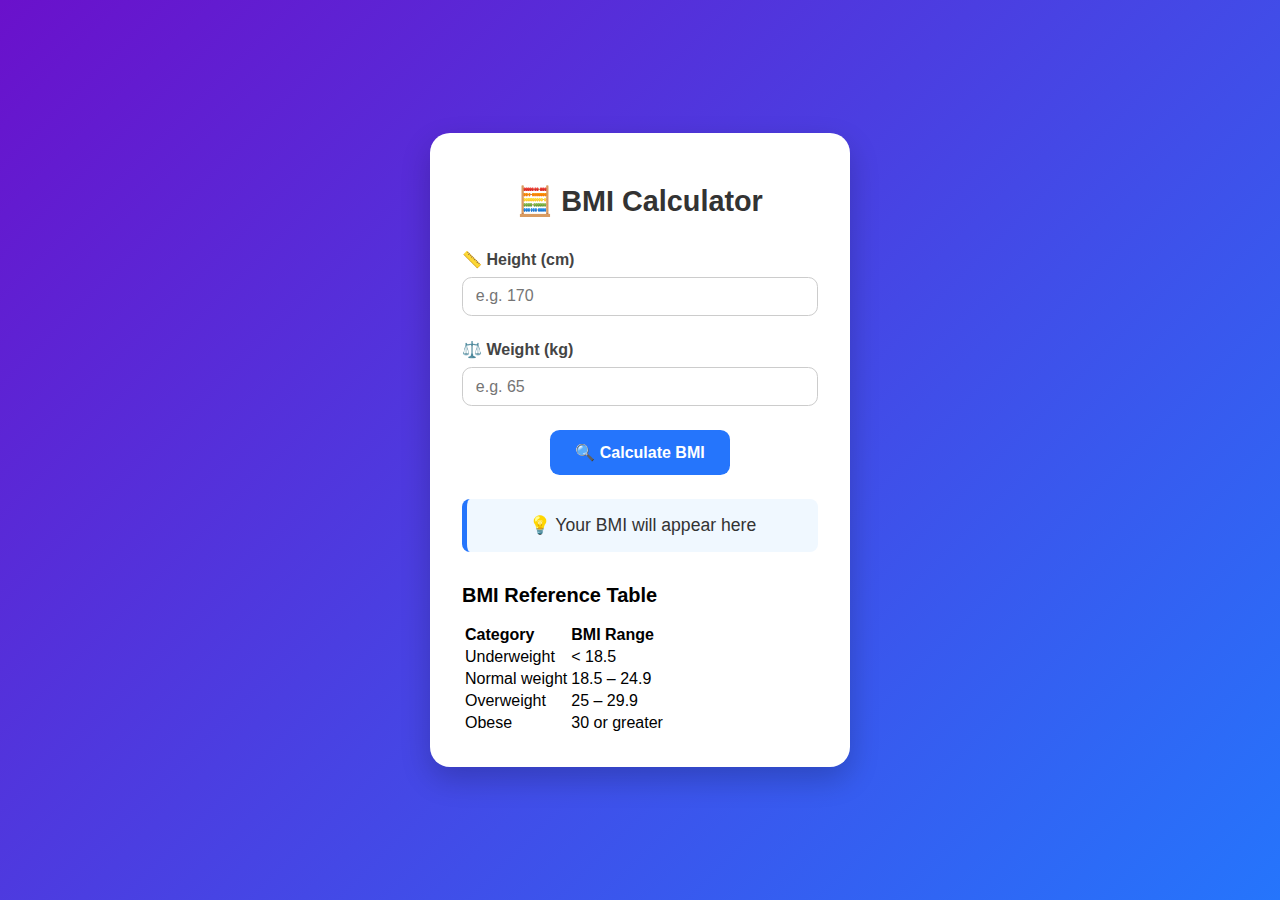
<file: index.html>
<!DOCTYPE html>
<html lang="en">
<head>
  <meta charset="UTF-8" />
  <meta name="viewport" content="width=device-width, initial-scale=1.0"/>
  <title>BMI - Arif</title>
  <link rel="stylesheet" href="style.css" />
</head>
<body>
  <div class="bmi-card">
    <h1 class="title">🧮 BMI Calculator</h1>

    <form id="bmi-form">
      <div class="input-group">
        <label for="height">📏 Height (cm)</label>
        <input id="height" placeholder="e.g. 170" />
      </div>

      <div class="input-group">
        <label for="weight">⚖️ Weight (kg)</label>
        <input id="weight" placeholder="e.g. 65" />
      </div>

      <button type="submit">🔍 Calculate BMI</button>
    </form>

    <div class="result" id="bmi-result">💡 Your BMI will appear here</div>

    <div class="reference">
      <h2>BMI Reference Table</h2>
      <table>
        <tr>
          <th>Category</th>
          <th>BMI Range</th>
        </tr>
        <tr>
          <td>Underweight</td>
          <td>&lt; 18.5</td>
        </tr>
        <tr>
          <td>Normal weight</td>
          <td>18.5 – 24.9</td>
        </tr>
        <tr>
          <td>Overweight</td>
          <td>25 – 29.9</td>
        </tr>
        <tr>
          <td>Obese</td>
          <td>30 or greater</td>
        </tr>
      </table>
    </div>
  </div>

  <script src="bmi.js"></script>
</body>
</html>
</file>
<file: style.css>
/* Reset & Base */
* {
  box-sizing: border-box;
  font-family: 'Segoe UI', Tahoma, Geneva, Verdana, sans-serif;
}

body {
  background: linear-gradient(135deg, #6a11cb, #2575fc);
  display: flex;
  align-items: center;
  justify-content: center;
  min-height: 100vh;
  margin: 0;
  padding: 1rem;
}

/* Card */
.bmi-card {
  background-color: #fff;
  padding: 2rem;
  border-radius: 1.25rem;
  box-shadow: 0 12px 30px rgba(0, 0, 0, 0.2);
  max-width: 420px;
  width: 100%;
  text-align: center;
}

/* Title */
.title {
  margin-bottom: 2rem;
  font-size: 1.8rem;
  color: #333;
}

/* Input Group */
.input-group {
  margin-bottom: 1.5rem;
  text-align: left;
}

.input-group label {
  display: block;
  margin-bottom: 0.5rem;
  font-weight: 600;
  color: #444;
}

.input-group input {
  width: 100%;
  padding: 0.6rem 0.8rem;
  font-size: 1rem;
  border: 1px solid #ccc;
  border-radius: 0.6rem;
  transition: border-color 0.3s;
}

.input-group input:focus {
  border-color: #2575fc;
  outline: none;
}

/* Button */
button {
  padding: 0.8rem 1.6rem;
  background: #2575fc;
  color: white;
  border: none;
  border-radius: 0.6rem;
  font-size: 1rem;
  font-weight: bold;
  cursor: pointer;
  transition: background 0.3s ease;
}

button:hover {
  background: #1a5edb;
}

/* Result */
.result {
  margin-top: 1.5rem;
  padding: 1rem;
  background: #f0f8ff;
  border-left: 5px solid #2575fc;
  font-size: 1.1rem;
  font-weight: 500;
  color: #333;
  border-radius: 0.5rem;
}

/* Reference Table */
.reference {
  margin-top: 2rem;
  text-align: left;
}

.reference h2 {
  font-size: 1.25rem;
  margin-bottom: 0.8r
</file>
